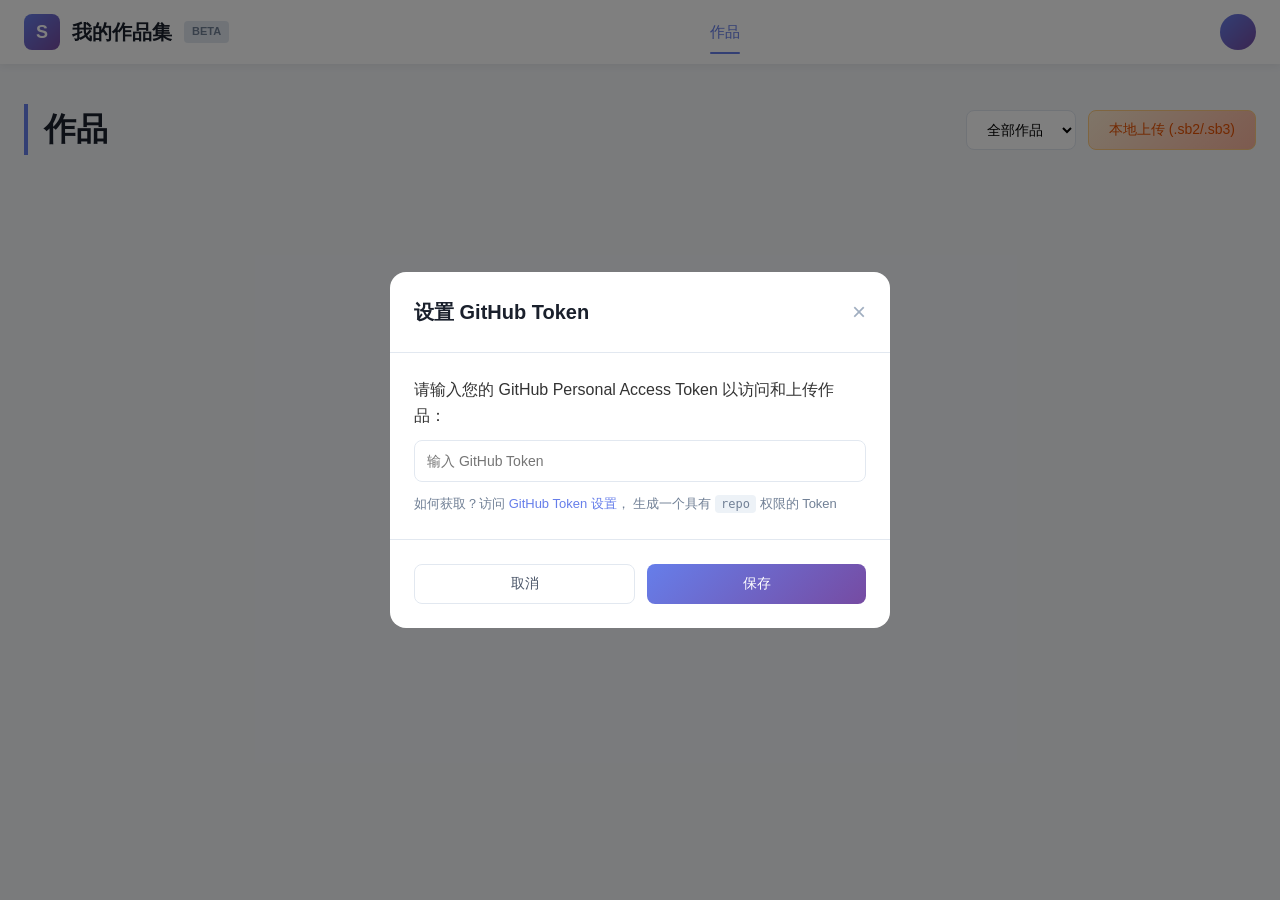
<file: index.html>
<!DOCTYPE html>
<html lang="zh-CN">
<head>
    <meta charset="UTF-8">
    <meta name="viewport" content="width=device-width, initial-scale=1.0">
    <title>我的作品集 - Scratch Projects</title>
    <link rel="stylesheet" href="styles.css">
</head>
<body>
    <!-- 顶部导航栏 -->
    <header class="header">
        <div class="header-container">
            <div class="logo">
                <span class="logo-icon">S</span>
                <span class="logo-text">我的作品集</span>
                <span class="beta-badge">BETA</span>
            </div>
            <nav class="nav">
                <a href="#" class="nav-item active">作品</a>
            </nav>
            <div class="header-actions">
                <div class="user-avatar"></div>
            </div>
        </div>
    </header>

    <!-- 主内容区域 -->
    <main class="main-content">
        <div class="content-container">
            <!-- 页面标题和操作栏 -->
            <div class="page-header">
                <h1 class="page-title">作品</h1>
                <div class="actions-bar">
                    <select class="filter-select">
                        <option value="all">全部作品</option>
                    </select>
                    <button class="btn-upload" onclick="showUploadModal()">
                        本地上传 (.sb2/.sb3)
                    </button>
                </div>
            </div>

            <!-- 作品列表 -->
            <div id="projects-grid" class="projects-grid">
                <!-- 作品卡片将通过JavaScript动态生成 -->
            </div>

            <!-- 加载提示 -->
            <div id="loading" class="loading" style="display: none;">
                <div class="spinner"></div>
                <p>加载中...</p>
            </div>
        </div>
    </main>

    <!-- Token设置模态框 -->
    <div id="token-modal" class="modal">
        <div class="modal-content">
            <div class="modal-header">
                <h2>设置 GitHub Token</h2>
                <button class="modal-close" onclick="closeTokenModal()">&times;</button>
            </div>
            <div class="modal-body">
                <p>请输入您的 GitHub Personal Access Token 以访问和上传作品：</p>
                <input type="password" id="token-input" class="token-input" placeholder="输入 GitHub Token">
                <p class="token-help">
                    如何获取？访问 
                    <a href="https://github.com/settings/tokens" target="_blank">GitHub Token 设置</a>，
                    生成一个具有 <code>repo</code> 权限的 Token
                </p>
            </div>
            <div class="modal-footer">
                <button class="btn btn-secondary" onclick="closeTokenModal()">取消</button>
                <button class="btn btn-primary" onclick="saveToken()">保存</button>
            </div>
        </div>
    </div>

    <!-- 上传文件模态框 -->
    <div id="upload-modal" class="modal">
        <div class="modal-content">
            <div class="modal-header">
                <h2>上传 Scratch 作品</h2>
                <button class="modal-close" onclick="closeUploadModal()">&times;</button>
            </div>
            <div class="modal-body">
                <div class="upload-area" id="upload-area">
                    <div class="upload-icon">📁</div>
                    <p>拖拽文件到此处或点击选择</p>
                    <input type="file" id="file-input" accept=".sb2,.sb3" style="display: none;">
                </div>
                <div id="upload-info" class="upload-info" style="display: none;">
                    <p>已选择文件：<strong id="selected-file-name"></strong></p>
                    <div class="progress-bar">
                        <div id="upload-progress" class="progress-fill"></div>
                    </div>
                </div>
            </div>
            <div class="modal-footer">
                <button class="btn btn-secondary" onclick="closeUploadModal()">取消</button>
                <button class="btn btn-primary" id="upload-btn" onclick="uploadFile()" disabled>上传</button>
            </div>
        </div>
    </div>

    <!-- 脚本引入 -->
    <script src="config.js"></script>
    <script src="app.js"></script>
</body>
</html>
</file>
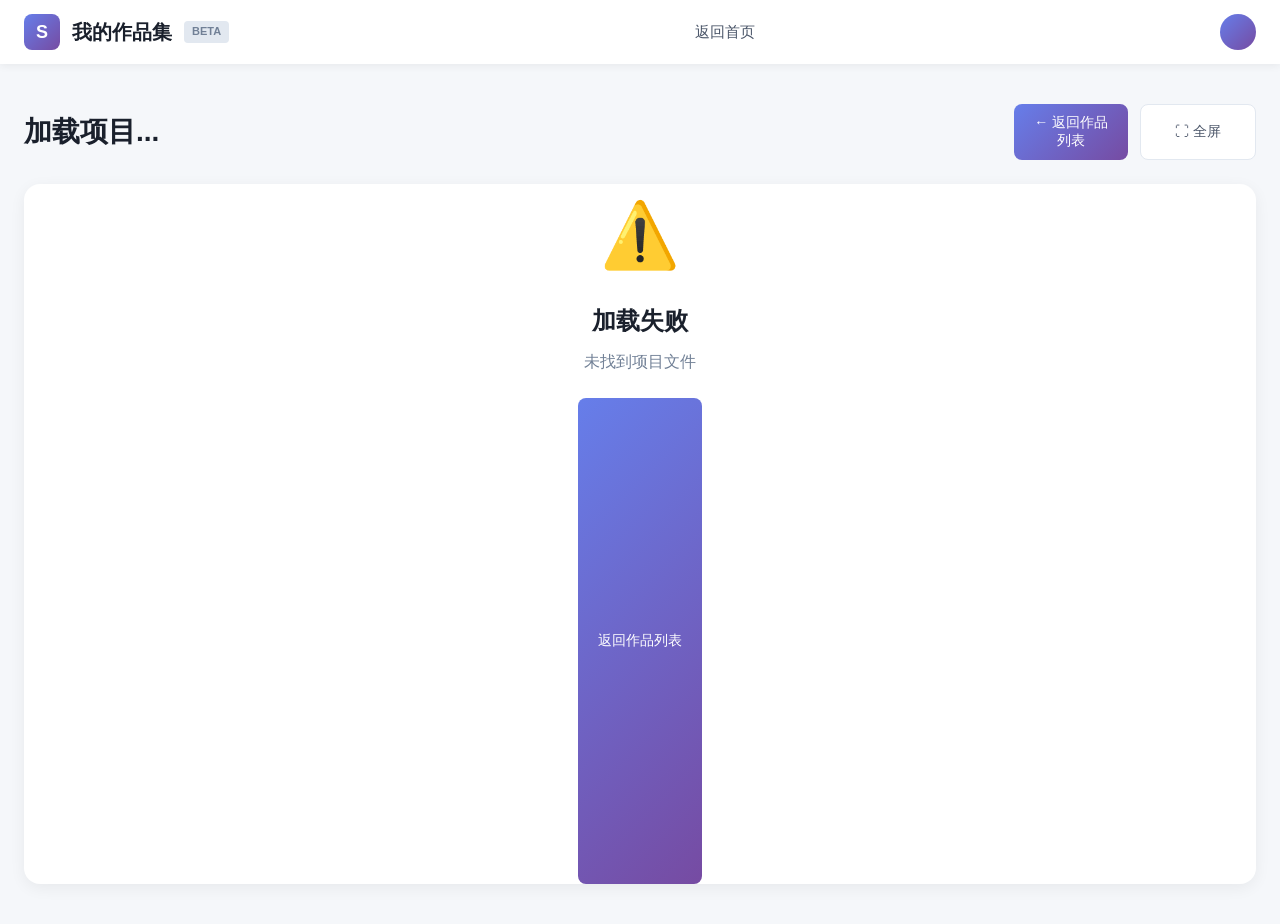
<file: player.html>
<!DOCTYPE html>
<html lang="zh-CN">
<head>
    <meta charset="UTF-8">
    <meta name="viewport" content="width=device-width, initial-scale=1.0">
    <title>在线演示 - Scratch Player</title>
    <link rel="stylesheet" href="styles.css">
</head>
<body>
    <!-- 顶部导航栏 -->
    <header class="header">
        <div class="header-container">
            <div class="logo">
                <span class="logo-icon">S</span>
                <span class="logo-text">我的作品集</span>
                <span class="beta-badge">BETA</span>
            </div>
            <nav class="nav">
                <a href="index.html" class="nav-item">返回首页</a>
            </nav>
            <div class="header-actions">
                <div class="user-avatar"></div>
            </div>
        </div>
    </header>

    <!-- 播放器主内容 -->
    <main class="player-content">
        <div class="player-container">
            <!-- 项目信息 -->
            <div class="player-info">
                <h1 id="project-title">加载项目...</h1>
                <div class="player-actions">
                    <button class="btn btn-primary" onclick="goBack()">
                        ← 返回作品列表
                    </button>
                    <button class="btn btn-secondary" id="fullscreen-btn" onclick="toggleFullscreen()">
                        ⛶ 全屏
                    </button>
                </div>
            </div>

            <!-- TurboWarp 嵌入播放器 -->
            <div class="player-wrapper" id="player-wrapper">
                <div class="loading-player">
                    <div class="spinner"></div>
                    <p>正在加载 Scratch 项目...</p>
                </div>
            </div>
        </div>
    </main>

    <!-- 脚本引入 -->
    <script src="config.js"></script>
    <script src="player.js"></script>
</body>
</html>
</file>
<file: styles.css>
/* 全局样式 */
* {
    margin: 0;
    padding: 0;
    box-sizing: border-box;
}

body {
    font-family: -apple-system, BlinkMacSystemFont, 'Segoe UI', 'PingFang SC', 'Hiragino Sans GB', 'Microsoft YaHei', sans-serif;
    background: #f5f7fa;
    color: #333;
    line-height: 1.6;
}

/* 顶部导航栏 */
.header {
    background: #fff;
    box-shadow: 0 2px 8px rgba(0, 0, 0, 0.06);
    position: sticky;
    top: 0;
    z-index: 100;
}

.header-container {
    max-width: 1400px;
    margin: 0 auto;
    padding: 0 24px;
    height: 64px;
    display: flex;
    align-items: center;
    justify-content: space-between;
}

.logo {
    display: flex;
    align-items: center;
    gap: 12px;
}

.logo-icon {
    width: 36px;
    height: 36px;
    background: linear-gradient(135deg, #667eea 0%, #764ba2 100%);
    border-radius: 8px;
    display: flex;
    align-items: center;
    justify-content: center;
    color: white;
    font-weight: bold;
    font-size: 18px;
}

.logo-text {
    font-size: 20px;
    font-weight: 600;
    color: #1a202c;
}

.beta-badge {
    background: #e2e8f0;
    color: #718096;
    padding: 2px 8px;
    border-radius: 4px;
    font-size: 11px;
    font-weight: 600;
}

.nav {
    display: flex;
    gap: 32px;
}

.nav-item {
    color: #4a5568;
    text-decoration: none;
    font-size: 15px;
    padding: 8px 0;
    position: relative;
    transition: color 0.2s;
}

.nav-item:hover {
    color: #667eea;
}

.nav-item.active {
    color: #667eea;
    font-weight: 500;
}

.nav-item.active::after {
    content: '';
    position: absolute;
    bottom: -2px;
    left: 0;
    right: 0;
    height: 2px;
    background: #667eea;
    border-radius: 1px;
}

.header-actions {
    display: flex;
    align-items: center;
    gap: 16px;
}

.btn-create {
    background: linear-gradient(135deg, #f093fb 0%, #f5576c 100%);
    color: white;
    border: none;
    padding: 8px 20px;
    border-radius: 20px;
    font-size: 14px;
    cursor: pointer;
    transition: transform 0.2s, box-shadow 0.2s;
}

.btn-create:hover {
    transform: translateY(-2px);
    box-shadow: 0 4px 12px rgba(245, 87, 108, 0.3);
}

.user-avatar {
    width: 36px;
    height: 36px;
    background: linear-gradient(135deg, #667eea 0%, #764ba2 100%);
    border-radius: 50%;
    cursor: pointer;
}

/* 主内容区域 */
.main-content {
    max-width: 1400px;
    margin: 0 auto;
    padding: 40px 24px;
}

.content-container {
    width: 100%;
}

/* 页面标题和操作栏 */
.page-header {
    display: flex;
    justify-content: space-between;
    align-items: center;
    margin-bottom: 32px;
}

.page-title {
    font-size: 32px;
    font-weight: 700;
    color: #1a202c;
    border-left: 4px solid #667eea;
    padding-left: 16px;
}

.actions-bar {
    display: flex;
    gap: 12px;
    align-items: center;
}

.filter-select {
    padding: 10px 16px;
    border: 1px solid #e2e8f0;
    border-radius: 8px;
    font-size: 14px;
    background: white;
    cursor: pointer;
    outline: none;
    transition: border-color 0.2s;
}

.filter-select:hover,
.filter-select:focus {
    border-color: #667eea;
}

.btn-upload {
    background: linear-gradient(135deg, #ffecd2 0%, #fcb69f 100%);
    color: #e65100;
    border: 1px solid #ffcc80;
    padding: 10px 20px;
    border-radius: 8px;
    font-size: 14px;
    font-weight: 500;
    cursor: pointer;
    transition: transform 0.2s, box-shadow 0.2s;
}

.btn-upload:hover {
    transform: translateY(-2px);
    box-shadow: 0 4px 12px rgba(252, 182, 159, 0.3);
}

/* 作品列表网格 */
.projects-grid {
    display: grid;
    grid-template-columns: repeat(auto-fill, minmax(320px, 1fr));
    gap: 24px;
}

/* 作品卡片 */
.project-card {
    background: white;
    border-radius: 16px;
    overflow: hidden;
    box-shadow: 0 4px 16px rgba(0, 0, 0, 0.06);
    transition: transform 0.3s, box-shadow 0.3s;
    animation: fadeInUp 0.5s ease-out;
}

.project-card:hover {
    transform: translateY(-4px);
    box-shadow: 0 8px 24px rgba(0, 0, 0, 0.12);
}

@keyframes fadeInUp {
    from {
        opacity: 0;
        transform: translateY(20px);
    }
    to {
        opacity: 1;
        transform: translateY(0);
    }
}

.project-thumbnail {
    height: 200px;
    background: linear-gradient(135deg, #667eea 0%, #764ba2 100%);
    display: flex;
    align-items: center;
    justify-content: center;
    position: relative;
    overflow: hidden;
}

.project-thumbnail img {
    width: 100%;
    height: 100%;
    object-fit: cover;
}

.thumbnail-placeholder {
    color: white;
    font-size: 48px;
    font-weight: bold;
}

.local-badge {
    position: absolute;
    top: 12px;
    right: 12px;
    background: rgba(255, 255, 255, 0.9);
    color: #667eea;
    padding: 4px 12px;
    border-radius: 12px;
    font-size: 12px;
    font-weight: 500;
}

.project-info {
    padding: 20px;
}

.project-title {
    font-size: 18px;
    font-weight: 600;
    color: #1a202c;
    margin-bottom: 12px;
    display: flex;
    justify-content: space-between;
    align-items: center;
}

.project-menu-btn {
    background: #e2e8f0;
    border: none;
    width: 32px;
    height: 32px;
    border-radius: 8px;
    cursor: pointer;
    font-size: 16px;
    transition: background 0.2s;
}

.project-menu-btn:hover {
    background: #cbd5e0;
}

.project-description {
    color: #718096;
    font-size: 14px;
    margin-bottom: 12px;
    line-height: 1.6;
    display: -webkit-box;
    -webkit-line-clamp: 2;
    -webkit-box-orient: vertical;
    overflow: hidden;
}

.project-tags {
    margin-bottom: 16px;
}

.tag {
    display: inline-block;
    background: #edf2f7;
    color: #4a5568;
    padding: 4px 10px;
    border-radius: 4px;
    font-size: 12px;
    margin-right: 6px;
}

.project-meta {
    display: flex;
    justify-content: space-between;
    align-items: center;
    padding-top: 16px;
    border-top: 1px solid #e2e8f0;
    margin-bottom: 16px;
}

.author {
    display: flex;
    align-items: center;
    gap: 8px;
    color: #4a5568;
    font-size: 14px;
}

.author-avatar {
    width: 28px;
    height: 28px;
    background: linear-gradient(135deg, #667eea 0%, #764ba2 100%);
    border-radius: 50%;
    display: flex;
    align-items: center;
    justify-content: center;
    color: white;
    font-size: 12px;
    font-weight: bold;
}

.project-date {
    color: #a0aec0;
    font-size: 13px;
}

.project-actions {
    display: flex;
    gap: 8px;
}

.btn {
    padding: 10px 20px;
    border-radius: 8px;
    font-size: 14px;
    font-weight: 500;
    cursor: pointer;
    border: none;
    transition: all 0.2s;
    flex: 1;
}

.btn-primary {
    background: linear-gradient(135deg, #667eea 0%, #764ba2 100%);
    color: white;
}

.btn-primary:hover {
    transform: translateY(-2px);
    box-shadow: 0 4px 12px rgba(102, 126, 234, 0.3);
}

.btn-secondary {
    background: white;
    color: #4a5568;
    border: 1px solid #e2e8f0;
}

.btn-secondary:hover {
    background: #f7fafc;
    border-color: #cbd5e0;
}

.btn-danger {
    background: #fff5f5;
    color: #e53e3e;
    border: 1px solid #fed7d7;
}

.btn-danger:hover {
    background: #fed7d7;
}

/* 加载提示 */
.loading {
    text-align: center;
    padding: 60px 0;
    color: #718096;
}

.spinner {
    width: 48px;
    height: 48px;
    border: 4px solid #e2e8f0;
    border-top: 4px solid #667eea;
    border-radius: 50%;
    animation: spin 1s linear infinite;
    margin: 0 auto 16px;
}

@keyframes spin {
    0% { transform: rotate(0deg); }
    100% { transform: rotate(360deg); }
}

/* 模态框 */
.modal {
    display: none;
    position: fixed;
    top: 0;
    left: 0;
    right: 0;
    bottom: 0;
    background: rgba(0, 0, 0, 0.5);
    z-index: 1000;
    align-items: center;
    justify-content: center;
    animation: fadeIn 0.3s;
}

.modal.active {
    display: flex;
}

@keyframes fadeIn {
    from {
        opacity: 0;
    }
    to {
        opacity: 1;
    }
}

.modal-content {
    background: white;
    border-radius: 16px;
    width: 90%;
    max-width: 500px;
    max-height: 90vh;
    overflow-y: auto;
    animation: slideUp 0.3s;
}

@keyframes slideUp {
    from {
        transform: translateY(50px);
        opacity: 0;
    }
    to {
        transform: translateY(0);
        opacity: 1;
    }
}

.modal-header {
    padding: 24px;
    border-bottom: 1px solid #e2e8f0;
    display: flex;
    justify-content: space-between;
    align-items: center;
}

.modal-header h2 {
    font-size: 20px;
    color: #1a202c;
}

.modal-close {
    background: none;
    border: none;
    font-size: 24px;
    cursor: pointer;
    color: #a0aec0;
    transition: color 0.2s;
}

.modal-close:hover {
    color: #4a5568;
}

.modal-body {
    padding: 24px;
}

.token-input {
    width: 100%;
    padding: 12px;
    border: 1px solid #e2e8f0;
    border-radius: 8px;
    font-size: 14px;
    margin-top: 12px;
    outline: none;
    transition: border-color 0.2s;
}

.token-input:focus {
    border-color: #667eea;
}

.token-help {
    margin-top: 12px;
    font-size: 13px;
    color: #718096;
}

.token-help a {
    color: #667eea;
    text-decoration: none;
}

.token-help a:hover {
    text-decoration: underline;
}

.token-help code {
    background: #edf2f7;
    padding: 2px 6px;
    border-radius: 4px;
    font-size: 12px;
}

.modal-footer {
    padding: 24px;
    border-top: 1px solid #e2e8f0;
    display: flex;
    gap: 12px;
    justify-content: flex-end;
}

/* 上传区域 */
.upload-area {
    border: 2px dashed #cbd5e0;
    border-radius: 12px;
    padding: 40px;
    text-align: center;
    cursor: pointer;
    transition: all 0.2s;
}

.upload-area:hover,
.upload-area.dragover {
    border-color: #667eea;
    background: #f7fafc;
}

.upload-icon {
    font-size: 48px;
    margin-bottom: 12px;
}

.upload-info {
    margin-top: 20px;
    padding: 16px;
    background: #f7fafc;
    border-radius: 8px;
}

.progress-bar {
    width: 100%;
    height: 8px;
    background: #e2e8f0;
    border-radius: 4px;
    overflow: hidden;
    margin-top: 12px;
}

.progress-fill {
    height: 100%;
    background: linear-gradient(135deg, #667eea 0%, #764ba2 100%);
    width: 0%;
    transition: width 0.3s;
}

/* 播放器页面 */
.player-content {
    max-width: 1400px;
    margin: 0 auto;
    padding: 40px 24px;
}

.player-container {
    width: 100%;
}

.player-info {
    margin-bottom: 24px;
    display: flex;
    justify-content: space-between;
    align-items: center;
}

.player-info h1 {
    font-size: 28px;
    color: #1a202c;
}

.player-actions {
    display: flex;
    gap: 12px;
}

.player-wrapper {
    width: 100%;
    height: calc(100vh - 200px);
    min-height: 600px;
    background: white;
    border-radius: 16px;
    overflow: hidden;
    box-shadow: 0 4px 16px rgba(0, 0, 0, 0.06);
    position: relative;
}

.player-iframe {
    width: 100%;
    height: 100%;
    border: none;
}

.loading-player {
    display: flex;
    flex-direction: column;
    align-items: center;
    justify-content: center;
    height: 100%;
    color: #718096;
}

.error-message {
    display: flex;
    flex-direction: column;
    align-items: center;
    justify-content: center;
    height: 100%;
    color: #718096;
}

.error-icon {
    font-size: 64px;
    margin-bottom: 16px;
}

.error-message h3 {
    font-size: 24px;
    color: #1a202c;
    margin-bottom: 8px;
}

.error-message p {
    margin-bottom: 24px;
}

/* 响应式设计 */
@media (max-width: 768px) {
    .header-container {
        padding: 0 16px;
    }
    
    .nav {
        display: none;
    }
    
    .main-content {
        padding: 24px 16px;
    }
    
    .page-header {
        flex-direction: column;
        gap: 16px;
        align-items: flex-start;
    }
    
    .projects-grid {
        grid-template-columns: 1fr;
    }
    
    .player-info {
        flex-direction: column;
        gap: 16px;
        align-items: flex-start;
    }
    
    .player-wrapper {
        height: calc(100vh - 240px);
        min-height: 400px;
    }
}
</file>
